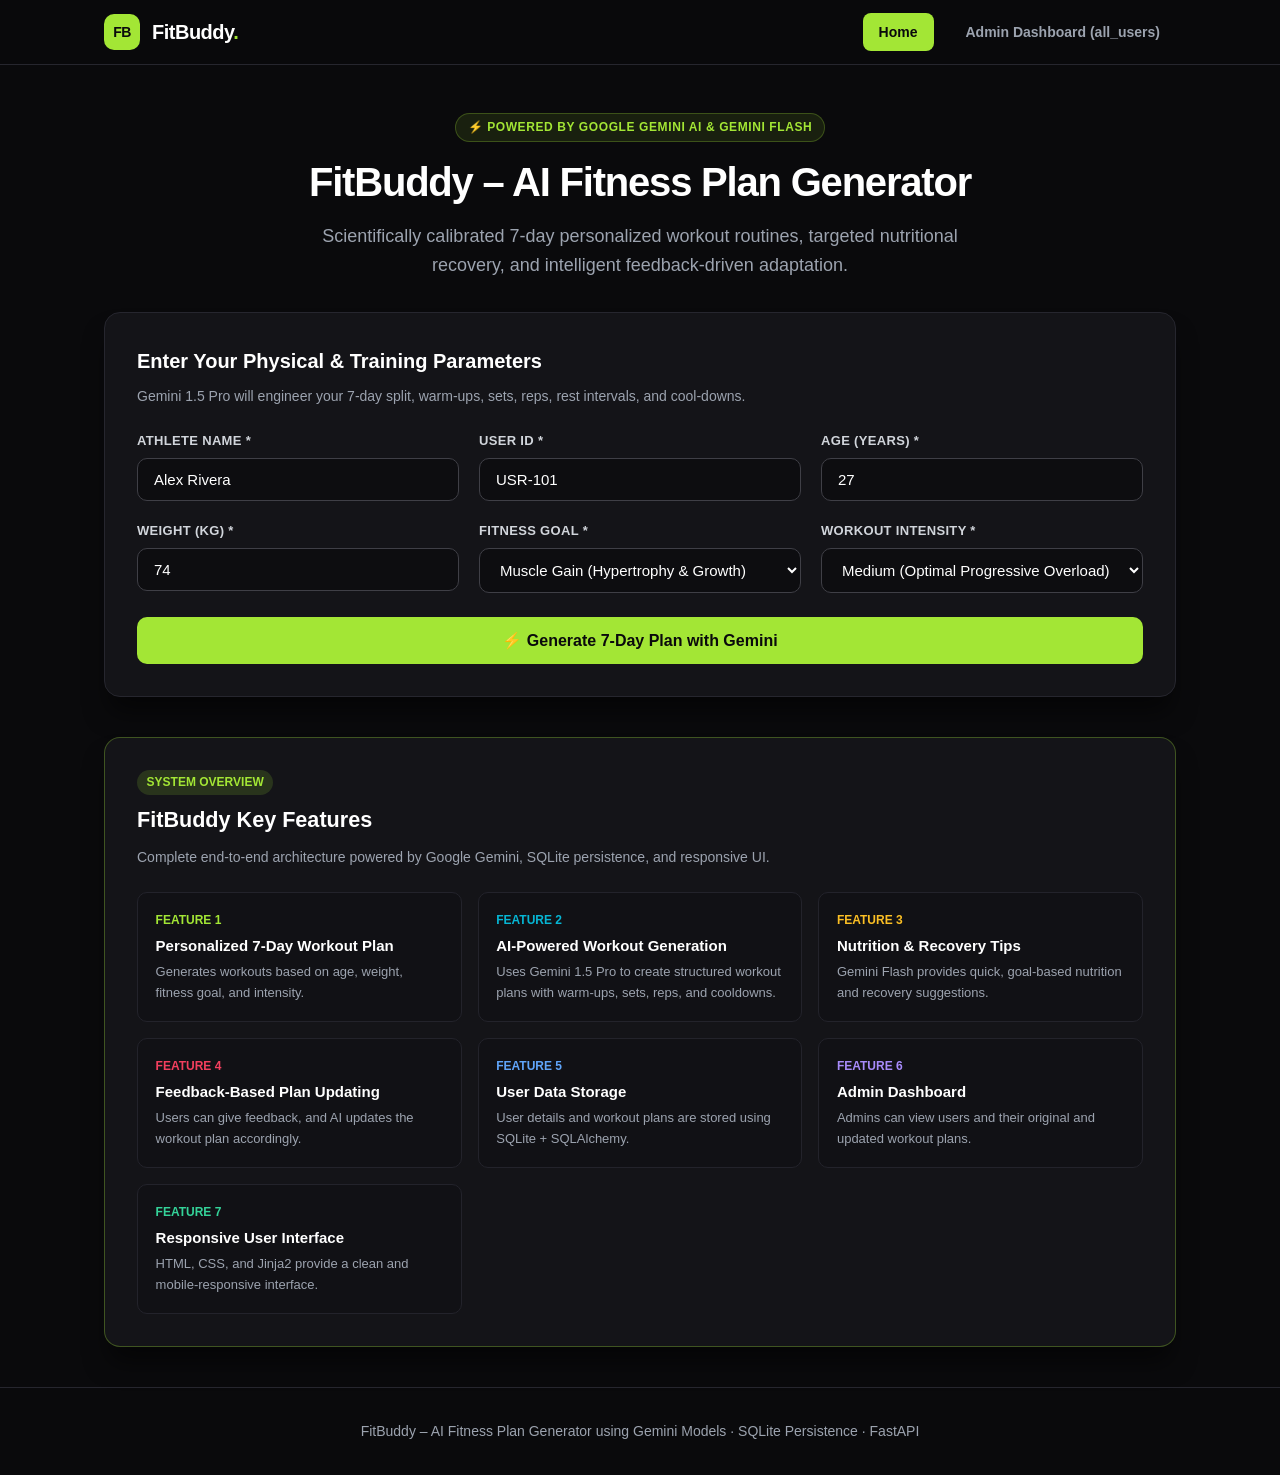
<file: templates/index.html>
<!DOCTYPE html>
<html lang="en">
<head>
  <meta charset="UTF-8">
  <meta name="viewport" content="width=device-width, initial-scale=1.0">
  <title>FitBuddy – AI Fitness Plan Generator using Gemini Models</title>
  <link rel="stylesheet" href="/static/css/style.css">
  <link rel="preconnect" href="https://fonts.googleapis.com">
  <link rel="preconnect" href="https://fonts.gstatic.com" crossorigin>
  <link href="https://fonts.googleapis.com/css2?family=Plus+Jakarta+Sans:wght@400;600;700;800&display=swap" rel="stylesheet">
</head>
<body>

  <!-- Site Navigation -->
  <header class="site-header">
    <div class="container nav-bar">
      <a href="/" class="brand">
        <span class="brand-badge">FB</span>
        <span>FitBuddy<span style="color: var(--accent-lime);">.</span></span>
      </a>
      <nav class="nav-links">
        <a href="/" class="nav-btn primary">Home</a>
        <a href="/all_users" class="nav-btn">Admin Dashboard (all_users)</a>
      </nav>
    </div>
  </header>

  <!-- Hero Banner -->
  <main class="container">
    <section class="hero">
      <div class="badge-tag">
        <span>⚡ Powered by Google Gemini AI & Gemini Flash</span>
      </div>
      <h1>FitBuddy – AI Fitness Plan Generator</h1>
      <p>
        Scientifically calibrated 7-day personalized workout routines, targeted nutritional recovery,
        and intelligent feedback-driven adaptation.
      </p>
    </section>

    <!-- Athlete Input Form -->
    <div class="card">
      <h2 style="font-size: 1.25rem; font-weight: 700; color: #fff; margin-bottom: 0.5rem;">
        Enter Your Physical & Training Parameters
      </h2>
      <p style="color: var(--text-muted); font-size: 0.875rem; margin-bottom: 1.5rem;">
        Gemini 1.5 Pro will engineer your 7-day split, warm-ups, sets, reps, rest intervals, and cool-downs.
      </p>

      <form action="/generate" method="POST">
        <div class="form-grid">
          <!-- Name -->
          <div class="form-group">
            <label for="name">Athlete Name *</label>
            <input type="text" id="name" name="name" class="form-control" placeholder="e.g. Alex Rivera" required value="Alex Rivera">
          </div>

          <!-- User ID -->
          <div class="form-group">
            <label for="user_id">User ID *</label>
            <input type="text" id="user_id" name="user_id" class="form-control" placeholder="e.g. USR-101" required value="USR-101">
          </div>

          <!-- Age -->
          <div class="form-group">
            <label for="age">Age (Years) *</label>
            <input type="number" id="age" name="age" class="form-control" min="14" max="90" required value="27">
          </div>

          <!-- Weight -->
          <div class="form-group">
            <label for="weight">Weight (kg) *</label>
            <input type="number" id="weight" name="weight" step="0.5" min="30" max="250" class="form-control" required value="74">
          </div>

          <!-- Fitness Goal -->
          <div class="form-group">
            <label for="fitness_goal">Fitness Goal *</label>
            <select id="fitness_goal" name="fitness_goal" class="form-control" required>
              <option value="Muscle Gain" selected>Muscle Gain (Hypertrophy & Growth)</option>
              <option value="Weight Loss">Weight Loss (Fat Loss & EPOC Conditioning)</option>
              <option value="General Fitness">General Fitness (Longevity & Stamina)</option>
              <option value="Flexibility">Flexibility (Mobility & Joint Health)</option>
            </select>
          </div>

          <!-- Workout Intensity -->
          <div class="form-group">
            <label for="workout_intensity">Workout Intensity *</label>
            <select id="workout_intensity" name="workout_intensity" class="form-control" required>
              <option value="Low">Low (Gentle Mobility & Active Recovery)</option>
              <option value="Medium" selected>Medium (Optimal Progressive Overload)</option>
              <option value="High">High (High Intensity Interval & Peak Output)</option>
            </select>
          </div>
        </div>

        <button type="submit" class="btn-submit">
          <span>⚡ Generate 7-Day Plan with Gemini</span>
        </button>
      </form>
    </div>

    <!-- Key Features Section -->
    <div class="card" style="margin-top: 2rem; border-color: rgba(163, 230, 53, 0.3);">
      <div style="display: flex; align-items: center; gap: 0.5rem; margin-bottom: 0.5rem;">
        <span style="background: rgba(163, 230, 53, 0.15); color: var(--accent-lime); padding: 0.2rem 0.6rem; border-radius: 9999px; font-size: 0.75rem; font-weight: 700; text-transform: uppercase;">
          System Overview
        </span>
      </div>
      <h2 style="font-size: 1.35rem; font-weight: 800; color: #fff; margin-bottom: 0.5rem;">
        FitBuddy Key Features
      </h2>
      <p style="color: var(--text-muted); font-size: 0.875rem; margin-bottom: 1.5rem;">
        Complete end-to-end architecture powered by Google Gemini, SQLite persistence, and responsive UI.
      </p>

      <div style="display: grid; grid-template-columns: repeat(auto-fit, minmax(280px, 1fr)); gap: 1rem;">
        <div style="background: #111115; border: 1px solid #23232b; border-radius: 0.625rem; padding: 1.1rem;">
          <div style="color: var(--accent-lime); font-size: 0.75rem; font-weight: 800; text-transform: uppercase; margin-bottom: 0.25rem;">Feature 1</div>
          <strong style="color: #ffffff; font-size: 0.9375rem; display: block; margin-bottom: 0.25rem;">Personalized 7-Day Workout Plan</strong>
          <p style="color: #9ca3af; font-size: 0.8125rem; margin: 0;">Generates workouts based on age, weight, fitness goal, and intensity.</p>
        </div>

        <div style="background: #111115; border: 1px solid #23232b; border-radius: 0.625rem; padding: 1.1rem;">
          <div style="color: var(--accent-cyan); font-size: 0.75rem; font-weight: 800; text-transform: uppercase; margin-bottom: 0.25rem;">Feature 2</div>
          <strong style="color: #ffffff; font-size: 0.9375rem; display: block; margin-bottom: 0.25rem;">AI-Powered Workout Generation</strong>
          <p style="color: #9ca3af; font-size: 0.8125rem; margin: 0;">Uses Gemini 1.5 Pro to create structured workout plans with warm-ups, sets, reps, and cooldowns.</p>
        </div>

        <div style="background: #111115; border: 1px solid #23232b; border-radius: 0.625rem; padding: 1.1rem;">
          <div style="color: #fbbf24; font-size: 0.75rem; font-weight: 800; text-transform: uppercase; margin-bottom: 0.25rem;">Feature 3</div>
          <strong style="color: #ffffff; font-size: 0.9375rem; display: block; margin-bottom: 0.25rem;">Nutrition & Recovery Tips</strong>
          <p style="color: #9ca3af; font-size: 0.8125rem; margin: 0;">Gemini Flash provides quick, goal-based nutrition and recovery suggestions.</p>
        </div>

        <div style="background: #111115; border: 1px solid #23232b; border-radius: 0.625rem; padding: 1.1rem;">
          <div style="color: #f43f5e; font-size: 0.75rem; font-weight: 800; text-transform: uppercase; margin-bottom: 0.25rem;">Feature 4</div>
          <strong style="color: #ffffff; font-size: 0.9375rem; display: block; margin-bottom: 0.25rem;">Feedback-Based Plan Updating</strong>
          <p style="color: #9ca3af; font-size: 0.8125rem; margin: 0;">Users can give feedback, and AI updates the workout plan accordingly.</p>
        </div>

        <div style="background: #111115; border: 1px solid #23232b; border-radius: 0.625rem; padding: 1.1rem;">
          <div style="color: #60a5fa; font-size: 0.75rem; font-weight: 800; text-transform: uppercase; margin-bottom: 0.25rem;">Feature 5</div>
          <strong style="color: #ffffff; font-size: 0.9375rem; display: block; margin-bottom: 0.25rem;">User Data Storage</strong>
          <p style="color: #9ca3af; font-size: 0.8125rem; margin: 0;">User details and workout plans are stored using SQLite + SQLAlchemy.</p>
        </div>

        <div style="background: #111115; border: 1px solid #23232b; border-radius: 0.625rem; padding: 1.1rem;">
          <div style="color: #a78bfa; font-size: 0.75rem; font-weight: 800; text-transform: uppercase; margin-bottom: 0.25rem;">Feature 6</div>
          <strong style="color: #ffffff; font-size: 0.9375rem; display: block; margin-bottom: 0.25rem;">Admin Dashboard</strong>
          <p style="color: #9ca3af; font-size: 0.8125rem; margin: 0;">Admins can view users and their original and updated workout plans.</p>
        </div>

        <div style="background: #111115; border: 1px solid #23232b; border-radius: 0.625rem; padding: 1.1rem;">
          <div style="color: #34d399; font-size: 0.75rem; font-weight: 800; text-transform: uppercase; margin-bottom: 0.25rem;">Feature 7</div>
          <strong style="color: #ffffff; font-size: 0.9375rem; display: block; margin-bottom: 0.25rem;">Responsive User Interface</strong>
          <p style="color: #9ca3af; font-size: 0.8125rem; margin: 0;">HTML, CSS, and Jinja2 provide a clean and mobile-responsive interface.</p>
        </div>
      </div>
    </div>
  </main>

  <footer>
    <div class="container">
      <p>FitBuddy – AI Fitness Plan Generator using Gemini Models · SQLite Persistence · FastAPI</p>
    </div>
  </footer>

</body>
</html>
</file>
<file: static/css/style.css>
:root {
  --bg-primary: #0a0a0c;
  --bg-card: #141418;
  --bg-card-hover: #1c1c22;
  --accent-lime: #a3e635;
  --accent-lime-hover: #84cc16;
  --accent-cyan: #06b6d4;
  --accent-orange: #f97316;
  --text-main: #f3f4f6;
  --text-muted: #9ca3af;
  --border-color: #26262e;
  --border-highlight: #3f3f46;
  --font-sans: -apple-system, BlinkMacSystemFont, "Segoe UI", Roboto, Helvetica, Arial, sans-serif;
}

* {
  box-sizing: border-box;
  margin: 0;
  padding: 0;
}

body {
  background-color: var(--bg-primary);
  color: var(--text-main);
  font-family: var(--font-sans);
  line-height: 1.6;
  min-height: 100vh;
  display: flex;
  flex-direction: column;
}

.container {
  width: 100%;
  max-width: 1120px;
  margin: 0 auto;
  padding: 0 1.5rem;
}

/* Header & Nav */
.site-header {
  border-bottom: 1px solid var(--border-color);
  background-color: rgba(10, 10, 12, 0.85);
  backdrop-filter: blur(12px);
  position: sticky;
  top: 0;
  z-index: 50;
}

.nav-bar {
  display: flex;
  align-items: center;
  justify-content: space-between;
  height: 4rem;
}

.brand {
  display: flex;
  align-items: center;
  gap: 0.75rem;
  text-decoration: none;
  color: #fff;
  font-weight: 800;
  font-size: 1.25rem;
  letter-spacing: -0.025em;
}

.brand-badge {
  background: var(--accent-lime);
  color: #0a0a0c;
  width: 2.25rem;
  height: 2.25rem;
  border-radius: 0.625rem;
  display: flex;
  align-items: center;
  justify-content: center;
  font-weight: 900;
  font-size: 0.875rem;
}

.nav-links {
  display: flex;
  align-items: center;
  gap: 1rem;
}

.nav-btn {
  text-decoration: none;
  color: var(--text-muted);
  font-size: 0.875rem;
  font-weight: 600;
  padding: 0.5rem 1rem;
  border-radius: 0.5rem;
  transition: all 0.2s;
}

.nav-btn:hover {
  color: #fff;
  background-color: var(--bg-card);
}

.nav-btn.primary {
  background-color: var(--accent-lime);
  color: #0a0a0c;
}

.nav-btn.primary:hover {
  background-color: var(--accent-lime-hover);
}

/* Hero Section */
.hero {
  padding: 3rem 0 2rem;
  text-align: center;
}

.badge-tag {
  display: inline-flex;
  align-items: center;
  gap: 0.5rem;
  background: rgba(163, 230, 53, 0.1);
  color: var(--accent-lime);
  border: 1px solid rgba(163, 230, 53, 0.25);
  padding: 0.25rem 0.75rem;
  border-radius: 9999px;
  font-size: 0.75rem;
  font-weight: 700;
  text-transform: uppercase;
  letter-spacing: 0.05em;
  margin-bottom: 1rem;
}

.hero h1 {
  font-size: 2.5rem;
  font-weight: 800;
  letter-spacing: -0.03em;
  color: #fff;
  max-width: 800px;
  margin: 0 auto 1rem;
  line-height: 1.2;
}

.hero p {
  color: var(--text-muted);
  font-size: 1.125rem;
  max-width: 650px;
  margin: 0 auto;
}

/* Card & Form */
.card {
  background: var(--bg-card);
  border: 1px solid var(--border-color);
  border-radius: 1rem;
  padding: 2rem;
  box-shadow: 0 20px 25px -5px rgba(0, 0, 0, 0.5);
  margin-bottom: 2.5rem;
}

.form-grid {
  display: grid;
  grid-template-columns: repeat(auto-fit, minmax(240px, 1fr));
  gap: 1.25rem;
  margin-bottom: 1.5rem;
}

.form-group {
  display: flex;
  flex-direction: column;
  gap: 0.375rem;
}

.form-group label {
  font-size: 0.8125rem;
  font-weight: 600;
  color: #d1d5db;
  text-transform: uppercase;
  letter-spacing: 0.025em;
}

.form-control {
  background: #0d0d10;
  border: 1px solid var(--border-highlight);
  border-radius: 0.625rem;
  padding: 0.75rem 1rem;
  color: #fff;
  font-size: 0.9375rem;
  font-family: inherit;
  transition: border-color 0.2s;
  width: 100%;
}

.form-control:focus {
  outline: none;
  border-color: var(--accent-lime);
}

select.form-control {
  cursor: pointer;
}

.btn-submit {
  background: var(--accent-lime);
  color: #0a0a0c;
  font-weight: 700;
  font-size: 1rem;
  border: none;
  border-radius: 0.625rem;
  padding: 0.875rem 2rem;
  width: 100%;
  cursor: pointer;
  transition: all 0.2s;
  display: flex;
  align-items: center;
  justify-content: center;
  gap: 0.5rem;
}

.btn-submit:hover {
  background: var(--accent-lime-hover);
  transform: translateY(-1px);
}

/* Tip Box */
.tip-box {
  background: rgba(6, 182, 212, 0.08);
  border: 1px solid rgba(6, 182, 212, 0.3);
  border-radius: 0.875rem;
  padding: 1.25rem 1.5rem;
  display: flex;
  gap: 1rem;
  align-items: flex-start;
  margin-bottom: 2rem;
}

.tip-badge {
  background: rgba(6, 182, 212, 0.2);
  color: var(--accent-cyan);
  font-size: 0.75rem;
  font-weight: 800;
  padding: 0.2rem 0.5rem;
  border-radius: 0.375rem;
  text-transform: uppercase;
  display: inline-block;
  margin-bottom: 0.25rem;
}

.tip-content {
  color: #e0f2fe;
  font-size: 0.9375rem;
  line-height: 1.5;
}

/* Feedback Box */
.feedback-box {
  background: #111116;
  border: 1px solid var(--border-color);
  border-radius: 1rem;
  padding: 1.5rem;
  margin-bottom: 2.5rem;
}

.chip-group {
  display: flex;
  flex-wrap: wrap;
  gap: 0.5rem;
  margin: 0.75rem 0 1rem;
}

.chip {
  background: #1e1e26;
  border: 1px solid var(--border-highlight);
  color: #e5e7eb;
  padding: 0.4rem 0.875rem;
  border-radius: 9999px;
  font-size: 0.8125rem;
  font-weight: 600;
  cursor: pointer;
  transition: all 0.2s;
}

.chip:hover {
  background: var(--accent-lime);
  color: #0a0a0c;
  border-color: var(--accent-lime);
}

/* Markdown Plan Output */
.plan-text {
  white-space: pre-wrap;
  font-family: inherit;
  font-size: 0.9375rem;
  line-height: 1.7;
  color: #d1d5db;
  background: #0d0d10;
  padding: 1.5rem;
  border-radius: 0.75rem;
  border: 1px solid var(--border-color);
  overflow-x: auto;
}

.plan-text h3, .plan-text h4 {
  color: #fff;
  margin-top: 1rem;
  margin-bottom: 0.5rem;
}

/* Tables */
.table-responsive {
  overflow-x: auto;
  border-radius: 0.75rem;
  border: 1px solid var(--border-color);
}

table {
  width: 100%;
  border-collapse: collapse;
  text-align: left;
  font-size: 0.875rem;
}

th {
  background: #111116;
  color: #9ca3af;
  font-weight: 700;
  text-transform: uppercase;
  font-size: 0.75rem;
  letter-spacing: 0.05em;
  padding: 0.875rem 1rem;
  border-bottom: 1px solid var(--border-color);
}

td {
  padding: 1rem;
  border-bottom: 1px solid var(--border-color);
  color: #e5e7eb;
  vertical-align: top;
}

tr:hover td {
  background: rgba(255, 255, 255, 0.02);
}

.badge-intensity {
  display: inline-block;
  padding: 0.2rem 0.5rem;
  border-radius: 0.375rem;
  font-size: 0.75rem;
  font-weight: 700;
  text-transform: uppercase;
}

.badge-low { background: rgba(59, 130, 246, 0.2); color: #60a5fa; }
.badge-medium { background: rgba(163, 230, 53, 0.2); color: var(--accent-lime); }
.badge-high { background: rgba(249, 115, 22, 0.2); color: var(--accent-orange); }

/* Footer */
footer {
  margin-top: auto;
  border-top: 1px solid var(--border-color);
  padding: 2rem 0;
  text-align: center;
  color: var(--text-muted);
  font-size: 0.875rem;
}
</file>
